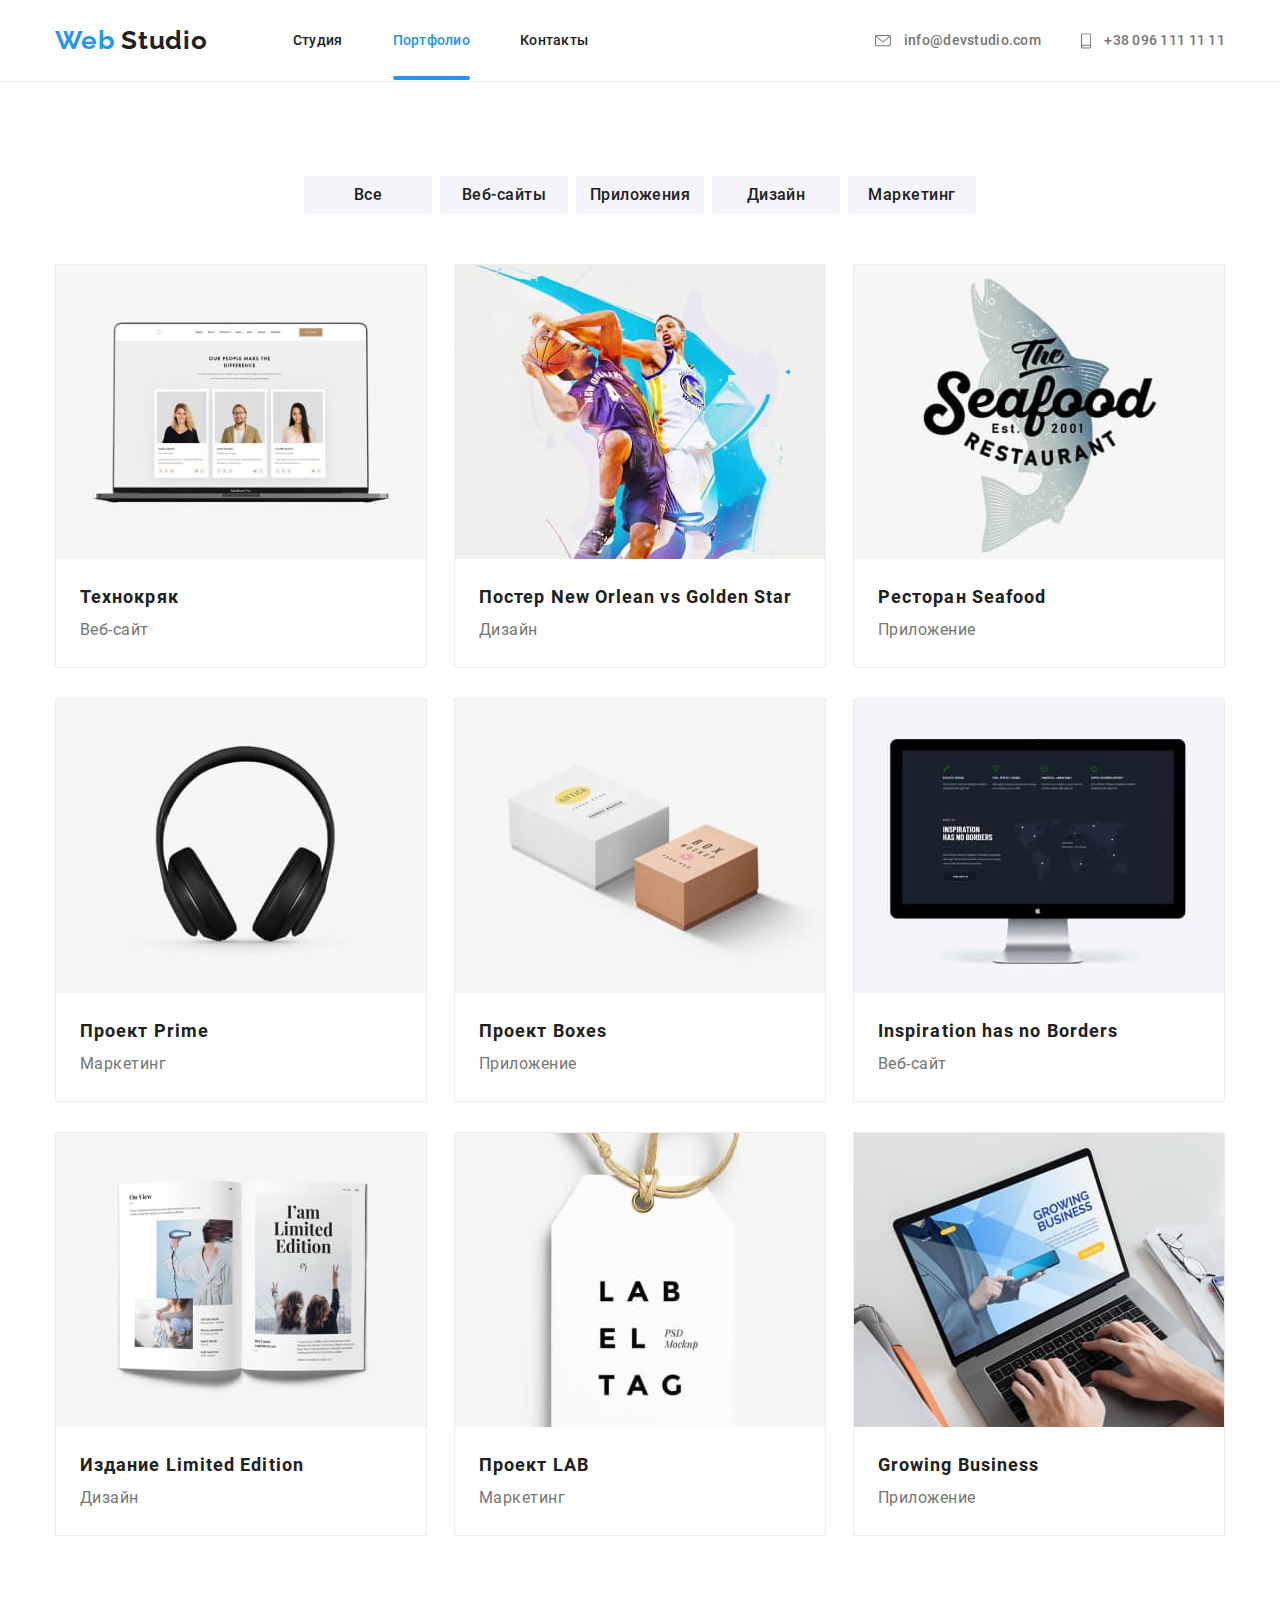
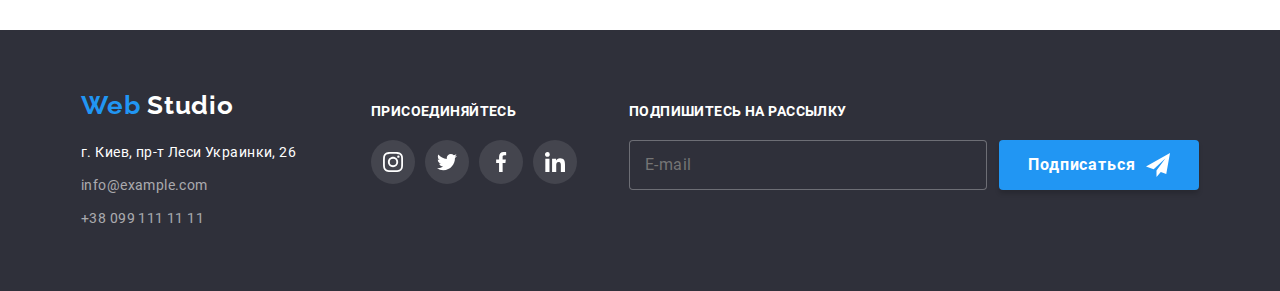
<file: portfolio.html>
<!DOCTYPE html>
<html lang="ru">
  <head>
    <meta charset="UTF-8" />
    <meta name="viewport" content="width=device-width, initial-scale=1.0" />
    <title lang="en">Web Studio</title>

    <link rel="stylesheet" href="./sass/utils/_normalize.scss" />
    <link rel="stylesheet" href="./css/portfolio.min.css" />
  </head>
  <body>
    <header class="header">
      <div class="container flexbox">
        <nav class="nav">
          <a
            href="./index.html"
            lang="en"
            rel="noopener noreferrer"
            class="page-title"
            ><span class="web">Web</span><span> Studio</span></a
          >
          <ul class="list nav-list">
            <li class="nav-item">
              <a class="nav-link" href="./index.html" rel="noopener noreferrer"
                >Студия</a
              >
            </li>
            <li class="nav-item">
              <a class="nav-link current" href="#" rel="noopener noreferrer"
                >Портфолио</a
              >
            </li>
            <li class="nav-item">
              <a class="nav-link" href="#" rel="noopener noreferrer"
                >Контакты</a
              >
            </li>
          </ul>
        </nav>
        <section class="header-contacts">
          <div class="head-conts">
            <div class="nav-mail">
              <a class="header-contacts-item" href="mailto:info@devstudio.com">
                <svg class="icon-header" width="16" height="12">
                  <use xlink:href="./images/sprite.svg#icon-envelope"></use>
                </svg>
                info@devstudio.com</a
              >
            </div>
            <div class="nav-phone">
              <a class="header-contacts-item" href="tel:+380961111111"
                ><svg class="icon-header" width="10" height="16">
                  <use xlink:href="./images/sprite.svg#icon-smartphone"></use>
                </svg>
                +38 096 111 11 11</a
              >
            </div>
          </div>
        </section>
      </div>
    </header>

    <!-- main content -->
    <main>
      <div class="container">
        <h1 class="visually-hidden">Portfolio</h1>

        <!-- filter -->
        <section class="portfolio-button">
          <ul class="list port-btn-list">
            <li class="port-link">
              <button class="portfolio-button-item">Все</button>
            </li>
            <li class="port-link">
              <button class="portfolio-button-item">Веб-сайты</button>
            </li>
            <li class="port-link">
              <button class="portfolio-button-item">Приложения</button>
            </li>
            <li class="port-link">
              <button class="portfolio-button-item">Дизайн</button>
            </li>
            <li class="port-link">
              <button class="portfolio-button-item">Маркетинг</button>
            </li>
          </ul>
        </section>

        <!-- portfolio examples -->
        <section class="portfolio-examples">
          <ul class="list portfolio-examples-list">
            <li class="portfolio-examples-item">
              <a class="port-link" href="#" rel="noopener noreferrer">
                <div class="portfolio-examples-parent">
                  <img
                    class="portfolio-examples-img"
                    src="./images/portfolio-images/img1.jpg"
                    alt="Технокряк"
                    width="370"
                    height="294"
                  />
                  <p class="portfolio-examples-overlay">
                    Технокряк это современная площадка распространения
                    коронавируса. Компании используют эту платформу для
                    цифрового шпионажа и атак на защищённые сервера конкурентов.
                  </p>
                </div>
                <div class="portfolio-examples-description">
                  <h2 class="portfolio-examples-title">Технокряк</h2>
                  <p class="portfolio-examples-text">Веб-сайт</p>
                </div>
              </a>
            </li>
            <li class="portfolio-examples-item">
              <a class="port-link" href="#" rel="noopener noreferrer">
                <div class="portfolio-examples-parent">
                  <img
                    class="portfolio-examples-img"
                    src="./images/portfolio-images/img2.jpg"
                    alt="Постер New Orlean vs Golden Star"
                    width="370"
                    height="294"
                  />
                  <p class="portfolio-examples-overlay">
                    Технокряк это современная площадка распространения
                    коронавируса. Компании используют эту платформу для
                    цифрового шпионажа и атак на защищённые сервера конкурентов.
                  </p>
                </div>
                <div class="portfolio-examples-description">
                  <h2 class="portfolio-examples-title">
                    Постер New Orlean vs Golden Star
                  </h2>
                  <p class="portfolio-examples-text">Дизайн</p>
                </div>
              </a>
            </li>
            <li class="portfolio-examples-item">
              <a class="port-link" href="#" rel="noopener noreferrer">
                <div class="portfolio-examples-parent">
                  <img class="portfolio-examples-img"
                  src="./images/portfolio-images/img3.jpg" alt="Ресторан
                  Seafood" width: 370px height: 294px />
                  <p class="portfolio-examples-overlay">
                    Технокряк это современная площадка распространения
                    коронавируса. Компании используют эту платформу для
                    цифрового шпионажа и атак на защищённые сервера конкурентов.
                  </p>
                </div>

                <div class="portfolio-examples-description">
                  <h2 class="portfolio-examples-title">Ресторан Seafood</h2>
                  <p class="portfolio-examples-text">Приложение</p>
                </div>
              </a>
            </li>
            <li class="portfolio-examples-item">
              <a class="port-link" href="#" rel="noopener noreferrer">
                <div class="portfolio-examples-parent">
                  <img class="portfolio-examples-img"
                  src="./images/portfolio-images/img4.jpg" alt="Проект Prime"
                  width: 370px height: 294px />
                  <p class="portfolio-examples-overlay">
                    Технокряк это современная площадка распространения
                    коронавируса. Компании используют эту платформу для
                    цифрового шпионажа и атак на защищённые сервера конкурентов.
                  </p>
                </div>

                <div class="portfolio-examples-description">
                  <h2 class="portfolio-examples-title">Проект Prime</h2>
                  <p class="portfolio-examples-text">Маркетинг</p>
                </div>
              </a>
            </li>
            <li class="portfolio-examples-item">
              <a class="port-link" href="#" rel="noopener noreferrer">
                <div class="portfolio-examples-parent">
                  <img class="portfolio-examples-img"
                  src="./images/portfolio-images/img5.jpg" alt="Проект Boxes"
                  width: 370px height: 294px />
                  <p class="portfolio-examples-overlay">
                    Технокряк это современная площадка распространения
                    коронавируса. Компании используют эту платформу для
                    цифрового шпионажа и атак на защищённые сервера конкурентов.
                  </p>
                </div>
                <div class="portfolio-examples-description">
                  <h2 class="portfolio-examples-title">Проект Boxes</h2>
                  <p class="portfolio-examples-text">Приложение</p>
                </div>
              </a>
            </li>
            <li class="portfolio-examples-item">
              <a class="port-link" href="#" rel="noopener noreferrer">
                <div class="portfolio-examples-parent">
                  <img class="portfolio-examples-img"
                  src="./images/portfolio-images/img6.jpg" alt="Inspiration has
                  no Borders" width: 370px height: 294px />
                  <p class="portfolio-examples-overlay">
                    Технокряк это современная площадка распространения
                    коронавируса. Компании используют эту платформу для
                    цифрового шпионажа и атак на защищённые сервера конкурентов.
                  </p>
                </div>

                <div class="portfolio-examples-description">
                  <h2 class="portfolio-examples-title">
                    Inspiration has no Borders
                  </h2>
                  <p class="portfolio-examples-text">Веб-сайт</p>
                </div>
              </a>
            </li>
            <li class="portfolio-examples-item">
              <a class="port-link" href="#" rel="noopener noreferrer">
                <div class="portfolio-examples-parent">
                  <img class="portfolio-examples-img"
                  src="./images/portfolio-images/img7.jpg" alt="Издание Limited
                  Edition" width: 370px height: 294px />
                  <p class="portfolio-examples-overlay">
                    Технокряк это современная площадка распространения
                    коронавируса. Компании используют эту платформу для
                    цифрового шпионажа и атак на защищённые сервера конкурентов.
                  </p>
                </div>

                <div class="portfolio-examples-description">
                  <h2 class="portfolio-examples-title">
                    Издание Limited Edition
                  </h2>
                  <p class="portfolio-examples-text">Дизайн</p>
                </div>
              </a>
            </li>
            <li class="portfolio-examples-item">
              <a class="port-link" href="#" rel="noopener noreferrer">
                <div class="portfolio-examples-parent">
                  <img class="portfolio-examples-img"
                  src="./images/portfolio-images/img8.jpg" alt="Проект LAB"
                  width: 370px height: 294px />
                  <p class="portfolio-examples-overlay">
                    Технокряк это современная площадка распространения
                    коронавируса. Компании используют эту платформу для
                    цифрового шпионажа и атак на защищённые сервера конкурентов.
                  </p>
                </div>

                <div class="portfolio-examples-description">
                  <h2 class="portfolio-examples-title">Проект LAB</h2>
                  <p class="portfolio-examples-text">Маркетинг</p>
                </div>
              </a>
            </li>
            <li class="portfolio-examples-item">
              <a class="port-link" href="#" rel="noopener noreferrer">
                <div class="portfolio-examples-parent">
                  <img class="portfolio-examples-img"
                  src="./images/portfolio-images/img9.jpg" alt="Growing
                  Business" width: 370px height: 294px />
                  <p class="portfolio-examples-overlay">
                    Технокряк это современная площадка распространения
                    коронавируса. Компании используют эту платформу для
                    цифрового шпионажа и атак на защищённые сервера конкурентов.
                  </p>
                </div>

                <div class="portfolio-examples-description">
                  <h2 class="portfolio-examples-title">Growing Business</h2>
                  <p class="portfolio-examples-text">Приложение</p>
                </div>
              </a>
            </li>
          </ul>
        </section>
      </div>
    </main>
    <!-- footer -->
    <footer class="footer">
      <div class="footer-content container">
        <div class="footer-item">
          <a
            href="./index.html"
            lang="en"
            rel="noopener noreferrer"
            class="page-title footer-web-studio"
            ><span class="web">Web</span
            ><span class="logo-footer"> Studio</span></a
          >
          <address class="address">
            <ul class="list address-list">
              <li class="adress-map address-link">
                <a
                  class="adress-map-link"
                  href="https://goo.gl/maps/HFDCZ8saapK6aPVV6"
                  target="_blank"
                  rel="noopener noreferrer"
                  >г. Киев, пр-т Леси Украинки, 26</a
                >
              </li>
              <li class="footer-contacts address-link">
                <a class="footer-contacts-link" href="mailto:info@example.com"
                  >info@example.com</a
                >
              </li>
              <li class="footer-contacts address-link">
                <a class="footer-contacts-link" href="tel:+380991111111"
                  >+38 099 111 11 11</a
                >
              </li>
            </ul>
          </address>
        </div>
        <div class="network footer-item">
          <p class="footer-title">Присоединяйтесь</p>
          <ul class="list web-list">
            <li class="web-item">
              <a
                href="#"
                aria-label="ссылка Instagram"
                target="_blank"
                rel="noopener noreferrer"
                class="footer-soc-link"
              >
                <svg class="icon-footer-soc" width="20" height="20">
                  <use
                    xlink:href="./images/sprite.svg#icon-instagram-footer"
                  ></use>
                </svg>
              </a>
            </li>
            <li class="web-item">
              <a
                href="#"
                aria-label="ссылка Twitter"
                target="_blank"
                rel="noopener noreferrer"
                class="footer-soc-link"
              >
                <svg class="icon-footer-soc" width="20" height="20">
                  <use
                    xlink:href="./images/sprite.svg#icon-twitter-footer"
                  ></use>
                </svg>
              </a>
            </li>
            <li class="web-item">
              <a
                href="#"
                aria-label="ссылка Facebook"
                target="_blank"
                rel="noopener noreferrer"
                class="footer-soc-link"
              >
                <svg class="icon-footer-soc" width="20" height="20">
                  <use
                    xlink:href="./images/sprite.svg#icon-facebook-footer"
                  ></use>
                </svg>
              </a>
            </li>
            <li class="web-item">
              <a
                href="#"
                aria-label="ссылка Linkedin"
                target="_blank"
                rel="noopener noreferrer"
                class="footer-soc-link"
              >
                <svg class="icon-footer-soc" width="20" height="20">
                  <use
                    xlink:href="./images/sprite.svg#icon-linkedin-footer"
                  ></use>
                </svg>
              </a>
            </li>
          </ul>
        </div>
        <div class="mailing footer-item">
          <p class="footer-title">Подпишитесь на рассылку</p>
          <div class="subscribe-cont">
            <form action="#">
              <input type="email" placeholder="E-mail" class="input-subscr" />
            </form>
            <button class="btn-subscribe">
              <span class="subscr-text">Подписаться</span>
              <svg class="subscr-icon" width="24" height="24">
                <use xlink:href="./images/sprite.svg#icon-send"></use>
              </svg>
            </button>
          </div>
        </div>
      </div>
    </footer>
  </body>
</html>
</file>
<file: css/portfolio.min.css>
/*! normalize.css v8.0.1 | MIT License | github.com/necolas/normalize.css */html{line-height:1.15;-webkit-text-size-adjust:100%}body{margin:0}main{display:block}h1{font-size:2em;margin:0.67em 0}hr{-webkit-box-sizing:content-box;box-sizing:content-box;height:0;overflow:visible}pre{font-family:monospace, monospace;font-size:1em}a{background-color:transparent}abbr[title]{border-bottom:none;text-decoration:underline;-webkit-text-decoration:underline dotted;text-decoration:underline dotted}b,strong{font-weight:bolder}code,kbd,samp{font-family:monospace, monospace;font-size:1em}small{font-size:80%}sub,sup{font-size:75%;line-height:0;position:relative;vertical-align:baseline}sub{bottom:-0.25em}sup{top:-0.5em}img{border-style:none}button,input,optgroup,select,textarea{font-family:inherit;font-size:100%;line-height:1.15;margin:0}button,input{overflow:visible}button,select{text-transform:none}button,[type="button"],[type="reset"],[type="submit"]{-webkit-appearance:button}button::-moz-focus-inner,[type="button"]::-moz-focus-inner,[type="reset"]::-moz-focus-inner,[type="submit"]::-moz-focus-inner{border-style:none;padding:0}button:-moz-focusring,[type="button"]:-moz-focusring,[type="reset"]:-moz-focusring,[type="submit"]:-moz-focusring{outline:1px dotted ButtonText}fieldset{padding:0.35em 0.75em 0.625em}legend{-webkit-box-sizing:border-box;box-sizing:border-box;color:inherit;display:table;max-width:100%;padding:0;white-space:normal}progress{vertical-align:baseline}textarea{overflow:auto}[type="checkbox"],[type="radio"]{-webkit-box-sizing:border-box;box-sizing:border-box;padding:0}[type="number"]::-webkit-inner-spin-button,[type="number"]::-webkit-outer-spin-button{height:auto}[type="search"]{-webkit-appearance:textfield;outline-offset:-2px}[type="search"]::-webkit-search-decoration{-webkit-appearance:none}::-webkit-file-upload-button{-webkit-appearance:button;font:inherit}details{display:block}summary{display:list-item}template{display:none}[hidden]{display:none}@font-face{font-family:"Roboto";font-style:normal;font-weight:400;src:url("../fonts/Roboto/roboto-v20-latin_cyrillic-regular.woff2") format("woff2"),url("../fonts/Roboto/roboto-v20-latin_cyrillic-regular.woff") format("woff")}@font-face{font-family:"Roboto";font-style:normal;font-weight:500;src:url("../fonts/Roboto/roboto-v20-latin_cyrillic-500.woff2") format("woff2"),url("../fonts/Roboto/roboto-v20-latin_cyrillic-500.woff") format("woff")}@font-face{font-family:"Roboto";font-style:normal;font-weight:700;src:url("../fonts/Roboto/roboto-v20-latin_cyrillic-700.woff2") format("woff2"),url("../fonts/Roboto/roboto-v20-latin_cyrillic-700.woff") format("woff")}@font-face{font-family:"Roboto";font-style:normal;font-weight:900;src:url("../fonts/Roboto/roboto-v20-latin_cyrillic-900.woff2") format("woff2"),url("../fonts/Roboto/roboto-v20-latin_cyrillic-900.woff") format("woff")}@font-face{font-family:"Raleway";font-style:normal;font-weight:700;src:url("../fonts/Raleway/raleway-v17-latin_cyrillic-700.woff2") format("woff2"),url("../fonts/Raleway/raleway-v17-latin_cyrillic-700.woff") format("woff")}html{-webkit-box-sizing:border-box;box-sizing:border-box}*,*::before,*::after{-webkit-box-sizing:inherit;box-sizing:inherit}.visually-hidden{position:absolute !important;clip:rect(1px 1px 1px 1px);clip:rect(1px, 1px, 1px, 1px);padding:0 !important;border:0 !important;height:1px !important;width:1px !important;overflow:hidden;margin-top:0;margin-bottom:0}body{font-family:"Roboto", sans-serif;font-size:14px;line-height:1.71;letter-spacing:0.03em;color:#757575}.container{width:1200px;padding-right:15px;padding-left:15px;margin-left:auto;margin-right:auto}.flexbox{display:-webkit-box;display:-ms-flexbox;display:flex;-webkit-box-pack:end;-ms-flex-pack:end;justify-content:flex-end;-webkit-box-align:center;-ms-flex-align:center;align-items:center;padding-top:25px;padding-bottom:25px}.list{list-style:none;padding:0;margin:0}.block-title{font-weight:700;font-size:36px;line-height:1.16;text-align:center;letter-spacing:0.03em;color:#212121;margin-top:0;margin-bottom:0}.button-order,.modal-send{font-weight:700;font-size:16px;line-height:1.87;display:-webkit-box;display:-ms-flexbox;display:flex;-webkit-box-align:center;-ms-flex-align:center;align-items:center;text-align:center;letter-spacing:0.06em;color:#fff;background:#2196f3;-webkit-box-shadow:0px 4px 4px rgba(0,0,0,0.15);box-shadow:0px 4px 4px rgba(0,0,0,0.15);border-radius:4px;border:0px;padding:10px 32px;margin:auto;outline:0;-webkit-transition:border 250ms cubic-bezier(0.4, 0, 0.2, 1),background 250ms cubic-bezier(0.4, 0, 0.2, 1),color 250ms cubic-bezier(0.4, 0, 0.2, 1);transition:border 250ms cubic-bezier(0.4, 0, 0.2, 1),background 250ms cubic-bezier(0.4, 0, 0.2, 1),color 250ms cubic-bezier(0.4, 0, 0.2, 1)}.button-order:hover,.button-order:focus,.modal-send:hover,.modal-send:focus{border:1px solid #2196f3;background:#fff;color:#2196f3}.modal-send{width:200px;height:50px;-webkit-box-pack:center;-ms-flex-pack:center;justify-content:center;margin-top:30px;margin-bottom:40px}.modal-send:disabled,.modal-send:disabled:hover{background-color:#afb1b8;color:#fff}.modal-close{position:absolute;top:8px;right:8px;width:30px;height:30px;background:#fff;border:1px solid rgba(0,0,0,0.1);-webkit-box-sizing:border-box;box-sizing:border-box;border-radius:50%;-webkit-transition:-webkit-box-shadow 250ms cubic-bezier(0.4, 0, 0.2, 1);transition:-webkit-box-shadow 250ms cubic-bezier(0.4, 0, 0.2, 1);transition:box-shadow 250ms cubic-bezier(0.4, 0, 0.2, 1);transition:box-shadow 250ms cubic-bezier(0.4, 0, 0.2, 1), -webkit-box-shadow 250ms cubic-bezier(0.4, 0, 0.2, 1)}.modal-close:focus{outline:0;-webkit-box-shadow:0 0 1pt 1pt #2196f3;box-shadow:0 0 1pt 1pt #2196f3}.btn-subscribe{width:200px;height:50px;font-weight:700;font-size:16px;line-height:1.88;display:-webkit-box;display:-ms-flexbox;display:flex;-webkit-box-pack:center;-ms-flex-pack:center;justify-content:center;-webkit-box-align:center;-ms-flex-align:center;align-items:center;text-align:center;letter-spacing:0.06em;color:#fff;background:#2196f3;-webkit-box-shadow:0px 4px 4px rgba(0,0,0,0.15);box-shadow:0px 4px 4px rgba(0,0,0,0.15);border-radius:4px;border:0px;margin-left:12px;-webkit-transition:border 250ms cubic-bezier(0.4, 0, 0.2, 1),background 250ms cubic-bezier(0.4, 0, 0.2, 1),color 250ms cubic-bezier(0.4, 0, 0.2, 1);transition:border 250ms cubic-bezier(0.4, 0, 0.2, 1),background 250ms cubic-bezier(0.4, 0, 0.2, 1),color 250ms cubic-bezier(0.4, 0, 0.2, 1)}.btn-subscribe:hover,.btn-subscribe:focus{border:1px solid #2196f3;background:#fff;color:#2196f3}.portfolio-button-item{font-weight:500;font-size:16px;line-height:1.63;text-align:center;letter-spacing:0.03em;color:#212121;background:#f5f4fa;border-radius:4px;border:0px;width:128px;height:38px;-webkit-transition:background 250ms cubic-bezier(0.4, 0, 0.2, 1),color 250ms cubic-bezier(0.4, 0, 0.2, 1),border 250ms cubic-bezier(0.4, 0, 0.2, 1),-webkit-box-shadow 250ms cubic-bezier(0.4, 0, 0.2, 1);transition:background 250ms cubic-bezier(0.4, 0, 0.2, 1),color 250ms cubic-bezier(0.4, 0, 0.2, 1),border 250ms cubic-bezier(0.4, 0, 0.2, 1),-webkit-box-shadow 250ms cubic-bezier(0.4, 0, 0.2, 1);transition:background 250ms cubic-bezier(0.4, 0, 0.2, 1),box-shadow 250ms cubic-bezier(0.4, 0, 0.2, 1),color 250ms cubic-bezier(0.4, 0, 0.2, 1),border 250ms cubic-bezier(0.4, 0, 0.2, 1);transition:background 250ms cubic-bezier(0.4, 0, 0.2, 1),box-shadow 250ms cubic-bezier(0.4, 0, 0.2, 1),color 250ms cubic-bezier(0.4, 0, 0.2, 1),border 250ms cubic-bezier(0.4, 0, 0.2, 1),-webkit-box-shadow 250ms cubic-bezier(0.4, 0, 0.2, 1)}.portfolio-button-item:hover,.portfolio-button-item:focus{background:#2196f3;-webkit-box-shadow:0px 2px 2px rgba(0,0,0,0.12),0px 1px 2px rgba(0,0,0,0.08),0px 3px 1px rgba(0,0,0,0.1);box-shadow:0px 2px 2px rgba(0,0,0,0.12),0px 1px 2px rgba(0,0,0,0.08),0px 3px 1px rgba(0,0,0,0.1);color:#fff;border:0px}.page-title{font-family:"Raleway", sans-serif;font-weight:700;font-size:26px;line-height:1.19;letter-spacing:0.03em;color:#212121;text-decoration:none;margin-right:85px}.web{color:#2196f3}.footer-web-studio{display:inline-block;margin-bottom:20px}.logo-footer{color:#fff}.crew-socs{display:-webkit-box;display:-ms-flexbox;display:flex;-ms-flex-pack:distribute;justify-content:space-around;margin-top:28px;padding-left:44px;padding-right:44px}.crew-link{width:44px;height:44px;display:-webkit-inline-box;display:-ms-inline-flexbox;display:inline-flex;-webkit-box-pack:center;-ms-flex-pack:center;justify-content:center;-webkit-box-align:center;-ms-flex-align:center;align-items:center;border-radius:50%;-webkit-transition:background-color 250ms cubic-bezier(0.4, 0, 0.2, 1);transition:background-color 250ms cubic-bezier(0.4, 0, 0.2, 1)}.crew-link:hover,.crew-link:focus{background-color:#2196f3}.icon-crew-soc{fill:#afb1b8;-webkit-transition:fill 250ms cubic-bezier(0.4, 0, 0.2, 1);transition:fill 250ms cubic-bezier(0.4, 0, 0.2, 1)}.crew-link:hover .icon-crew-soc,.crew-link:focus .icon-crew-soc{fill:#fff}.footer-soc-link{display:-webkit-inline-box;display:-ms-inline-flexbox;display:inline-flex;width:44px;height:44px;-webkit-box-pack:center;-ms-flex-pack:center;justify-content:center;-webkit-box-align:center;-ms-flex-align:center;align-items:center;background-color:rgba(255,255,255,0.1);border-radius:50%;-webkit-transition:background-color 250ms cubic-bezier(0.4, 0, 0.2, 1);transition:background-color 250ms cubic-bezier(0.4, 0, 0.2, 1)}.footer-soc-link:hover,.footer-soc-link:focus{background-color:#2196f3}.icon-footer-soc{fill:#fff}.web-list{display:-webkit-box;display:-ms-flexbox;display:flex;-ms-flex-pack:distribute;justify-content:space-around}.web-list .web-item+.web-item{margin-left:10px}.header{border-bottom:1px solid #ececec}.nav{display:-webkit-box;display:-ms-flexbox;display:flex;-webkit-box-align:center;-ms-flex-align:center;align-items:center;margin-right:auto}.nav-list{display:-webkit-box;display:-ms-flexbox;display:flex}.nav-link{font-weight:500;font-size:14px;line-height:1, 14;letter-spacing:0.02em;color:#212121;text-decoration:none;-webkit-transition:color 250ms cubic-bezier(0.4, 0, 0.2, 1);transition:color 250ms cubic-bezier(0.4, 0, 0.2, 1)}.nav-link:hover,.nav-link:focus{color:#2196f3;fill:#2196f3}.nav-item{position:relative}.nav-item:not(:last-child){margin-right:50px}.nav-item .current::after{content:"";display:block;width:100%;height:4px;position:absolute;background-color:#2196f3;border-radius:2px;bottom:-28px}.head-conts{display:-webkit-box;display:-ms-flexbox;display:flex;-webkit-box-align:baseline;-ms-flex-align:baseline;align-items:baseline}.current{color:#2196f3}.header-contacts-item{font-weight:500;font-size:14px;line-height:1, 14;letter-spacing:0.02em;color:#757575;text-decoration:none;margin-left:10px;-webkit-transition:color 250ms cubic-bezier(0.4, 0, 0.2, 1),fill 250ms cubic-bezier(0.4, 0, 0.2, 1);transition:color 250ms cubic-bezier(0.4, 0, 0.2, 1),fill 250ms cubic-bezier(0.4, 0, 0.2, 1)}.header-contacts-item:hover,.header-contacts-item:focus{color:#2196f3;fill:#2196f3}.nav-mail{margin-right:30px}.icon-header{vertical-align:middle;margin-right:10px;fill:currentColor}.portfolio-button{padding-top:94px}.port-btn-list{display:-webkit-box;display:-ms-flexbox;display:flex;-webkit-box-pack:center;-ms-flex-pack:center;justify-content:center}.port-btn-list .port-link+.port-link{margin-left:8px}.portfolio-examples{margin-top:50px;padding-bottom:94px}.portfolio-examples-title,.portfolio-examples-text{margin:0;padding:0}.portfolio-examples-title{font-weight:700;font-size:18px;line-height:2;letter-spacing:0.06em;color:#212121}.portfolio-examples-text{font-weight:400;font-size:16px;line-height:30px;letter-spacing:0.03em;color:#757575}.portfolio-examples-list{display:-webkit-box;display:-ms-flexbox;display:flex;-webkit-box-orient:horizontal;-webkit-box-direction:normal;-ms-flex-flow:row wrap;flex-flow:row wrap;-webkit-box-pack:justify;-ms-flex-pack:justify;justify-content:space-between}.portfolio-examples-description{padding-top:20px;padding-bottom:20px;padding-left:24px;-webkit-box-pack:start;-ms-flex-pack:start;justify-content:flex-start;width:370px}.portfolio-examples-item{height:404px;border:1px solid #eee;-webkit-box-sizing:border-box;box-sizing:border-box;-webkit-transition:-webkit-box-shadow 250ms cubic-bezier(0.4, 0, 0.2, 1);transition:-webkit-box-shadow 250ms cubic-bezier(0.4, 0, 0.2, 1);transition:box-shadow 250ms cubic-bezier(0.4, 0, 0.2, 1);transition:box-shadow 250ms cubic-bezier(0.4, 0, 0.2, 1), -webkit-box-shadow 250ms cubic-bezier(0.4, 0, 0.2, 1)}.portfolio-examples-item:nth-child(-n+6){margin-bottom:30px}.portfolio-examples-item:hover,.portfolio-examples-item:focus{-webkit-box-shadow:0px 1px 1px rgba(0,0,0,0.12),0px 4px 4px rgba(0,0,0,0.06),1px 4px 6px rgba(0,0,0,0.16);box-shadow:0px 1px 1px rgba(0,0,0,0.12),0px 4px 4px rgba(0,0,0,0.06),1px 4px 6px rgba(0,0,0,0.16)}.portfolio-examples-parent{position:relative;overflow:hidden}.portfolio-examples-overlay{display:inline-block;background-color:rgba(33,150,243,0.9);font-weight:400;font-size:18px;line-height:28px;letter-spacing:0.03em;color:#fff;height:294px;width:370px;margin:0;padding:63px 24px;position:absolute;-webkit-transition:opacity 250ms cubic-bezier(0.4, 0, 0.2, 1),-webkit-transform 250ms cubic-bezier(0.4, 0, 0.2, 1);transition:opacity 250ms cubic-bezier(0.4, 0, 0.2, 1),-webkit-transform 250ms cubic-bezier(0.4, 0, 0.2, 1);transition:transform 250ms cubic-bezier(0.4, 0, 0.2, 1),opacity 250ms cubic-bezier(0.4, 0, 0.2, 1);transition:transform 250ms cubic-bezier(0.4, 0, 0.2, 1),opacity 250ms cubic-bezier(0.4, 0, 0.2, 1),-webkit-transform 250ms cubic-bezier(0.4, 0, 0.2, 1);top:100%;opacity:0}.portfolio-examples-item:hover .portfolio-examples-overlay,.portfolio-examples-item:focus .portfolio-examples-overlay{-webkit-transform:translateY(-294px);transform:translateY(-294px);opacity:1}.portfolio-examples-img{display:block;margin:0}.port-link{text-decoration:none}.footer{background:#2f303a;padding-top:60px;padding-bottom:60px}.footer-contacts-link{font-style:normal;font-weight:400;font-size:14px;line-height:1.71;letter-spacing:0.03em;color:rgba(255,255,255,0.6);text-decoration:none}.footer-title{font-weight:700;font-size:14px;line-height:1.14;letter-spacing:0.03em;text-transform:uppercase;color:#fff;margin-bottom:20px}.footer-content{display:-webkit-box;display:-ms-flexbox;display:flex;-ms-flex-pack:distribute;justify-content:space-around}.adress-map-link{font-style:normal;font-weight:400;font-size:14px;line-height:1.71;letter-spacing:0.03em;color:#fff;text-decoration:none}.address-list .address-link+.address-link{margin-top:9px}.input-subscr{font-weight:400;font-size:16px;line-height:1.25;letter-spacing:0.03em;width:358px;height:50px;padding-left:15px;color:rgba(255,255,255,0.6);border:1px solid rgba(255,255,255,0.3);-webkit-box-sizing:border-box;box-sizing:border-box;-webkit-filter:drop-shadow(0px 4px 4px 0px 4px 4px rgba(0,0,0,0.15));filter:drop-shadow(0px 4px 4px 0px 4px 4px rgba(0,0,0,0.15));border-radius:4px;background:#2f303a}.subscribe-cont{display:-webkit-box;display:-ms-flexbox;display:flex}.subscribe-cont .subscr-item+.subscr-item{margin-left:12px}.subscr-icon{margin-left:10px;fill:#fff;-webkit-transition:fill 250ms cubic-bezier(0.4, 0, 0.2, 1);transition:fill 250ms cubic-bezier(0.4, 0, 0.2, 1)}.btn-subscribe:hover .subscr-icon,.btn-subscribe:focus .subscr-icon{fill:#2196f3}
/*# sourceMappingURL=portfolio.min.css.map */
</file>
